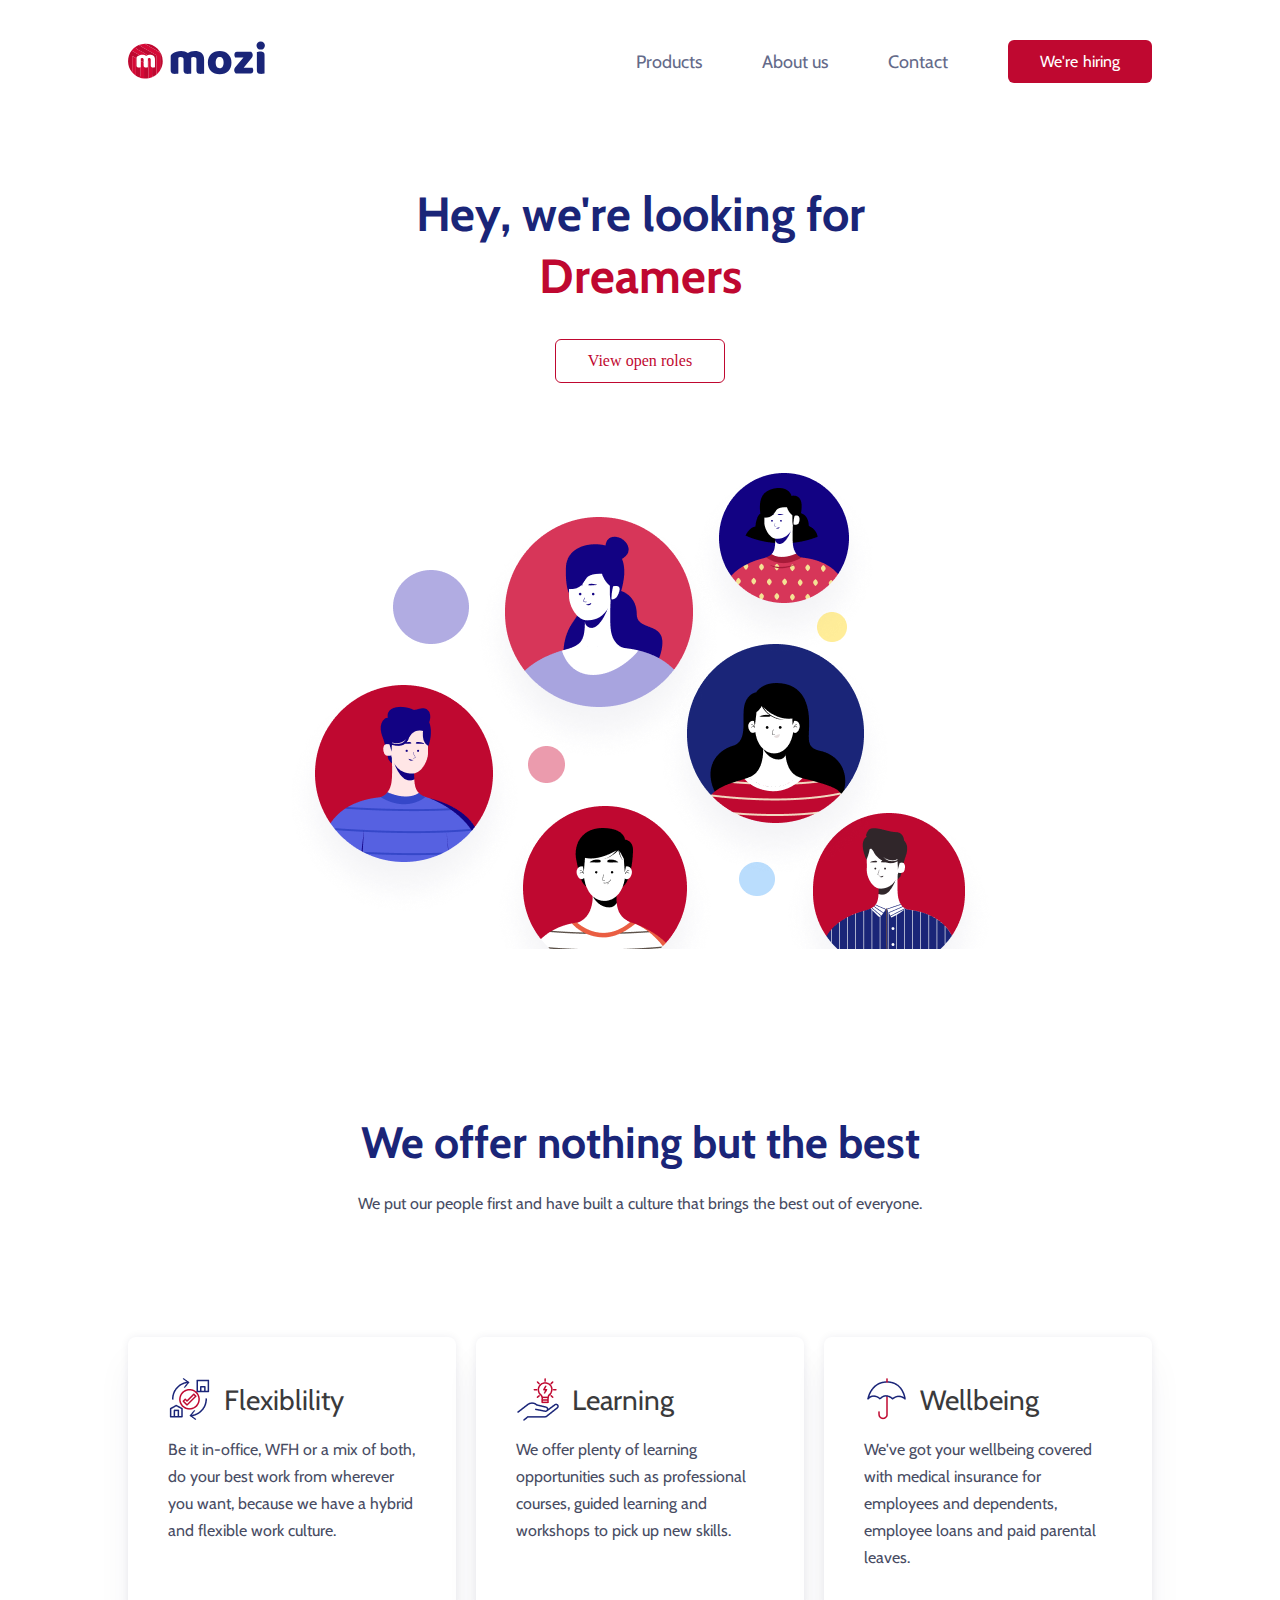
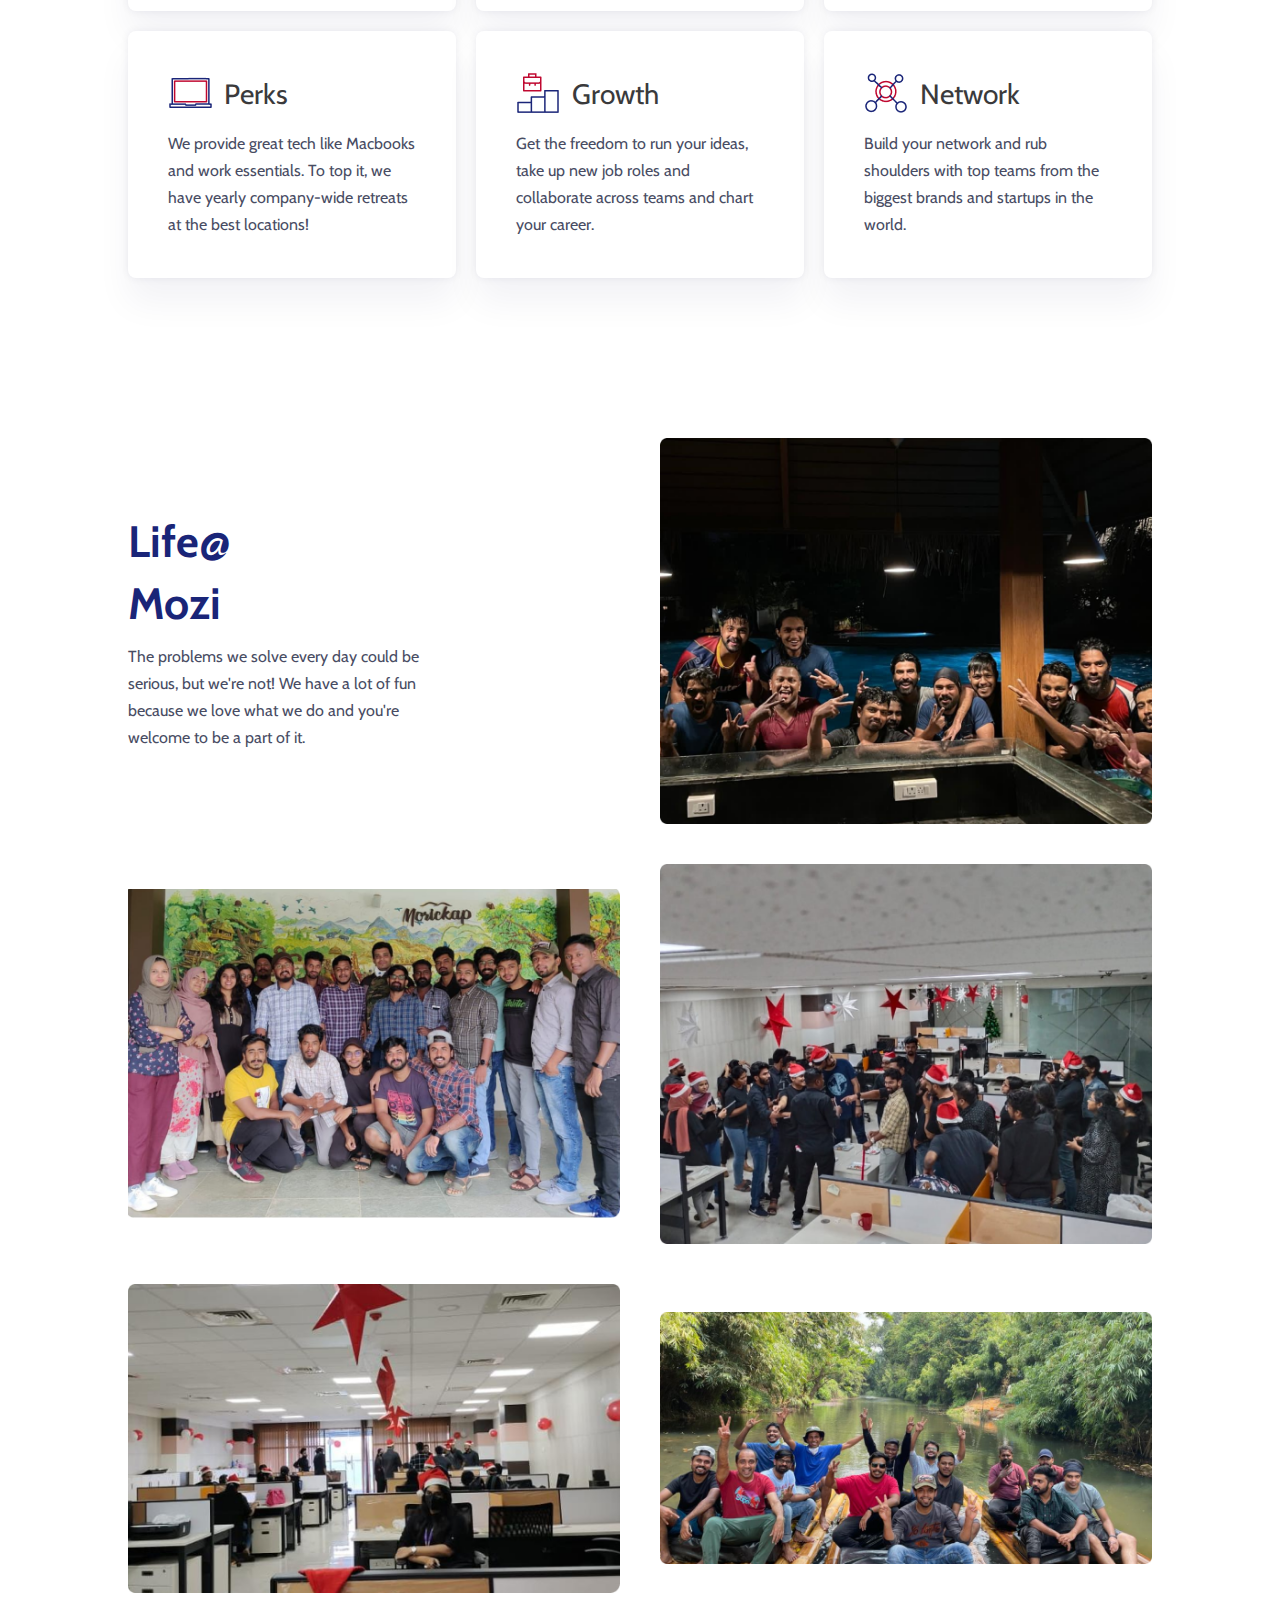
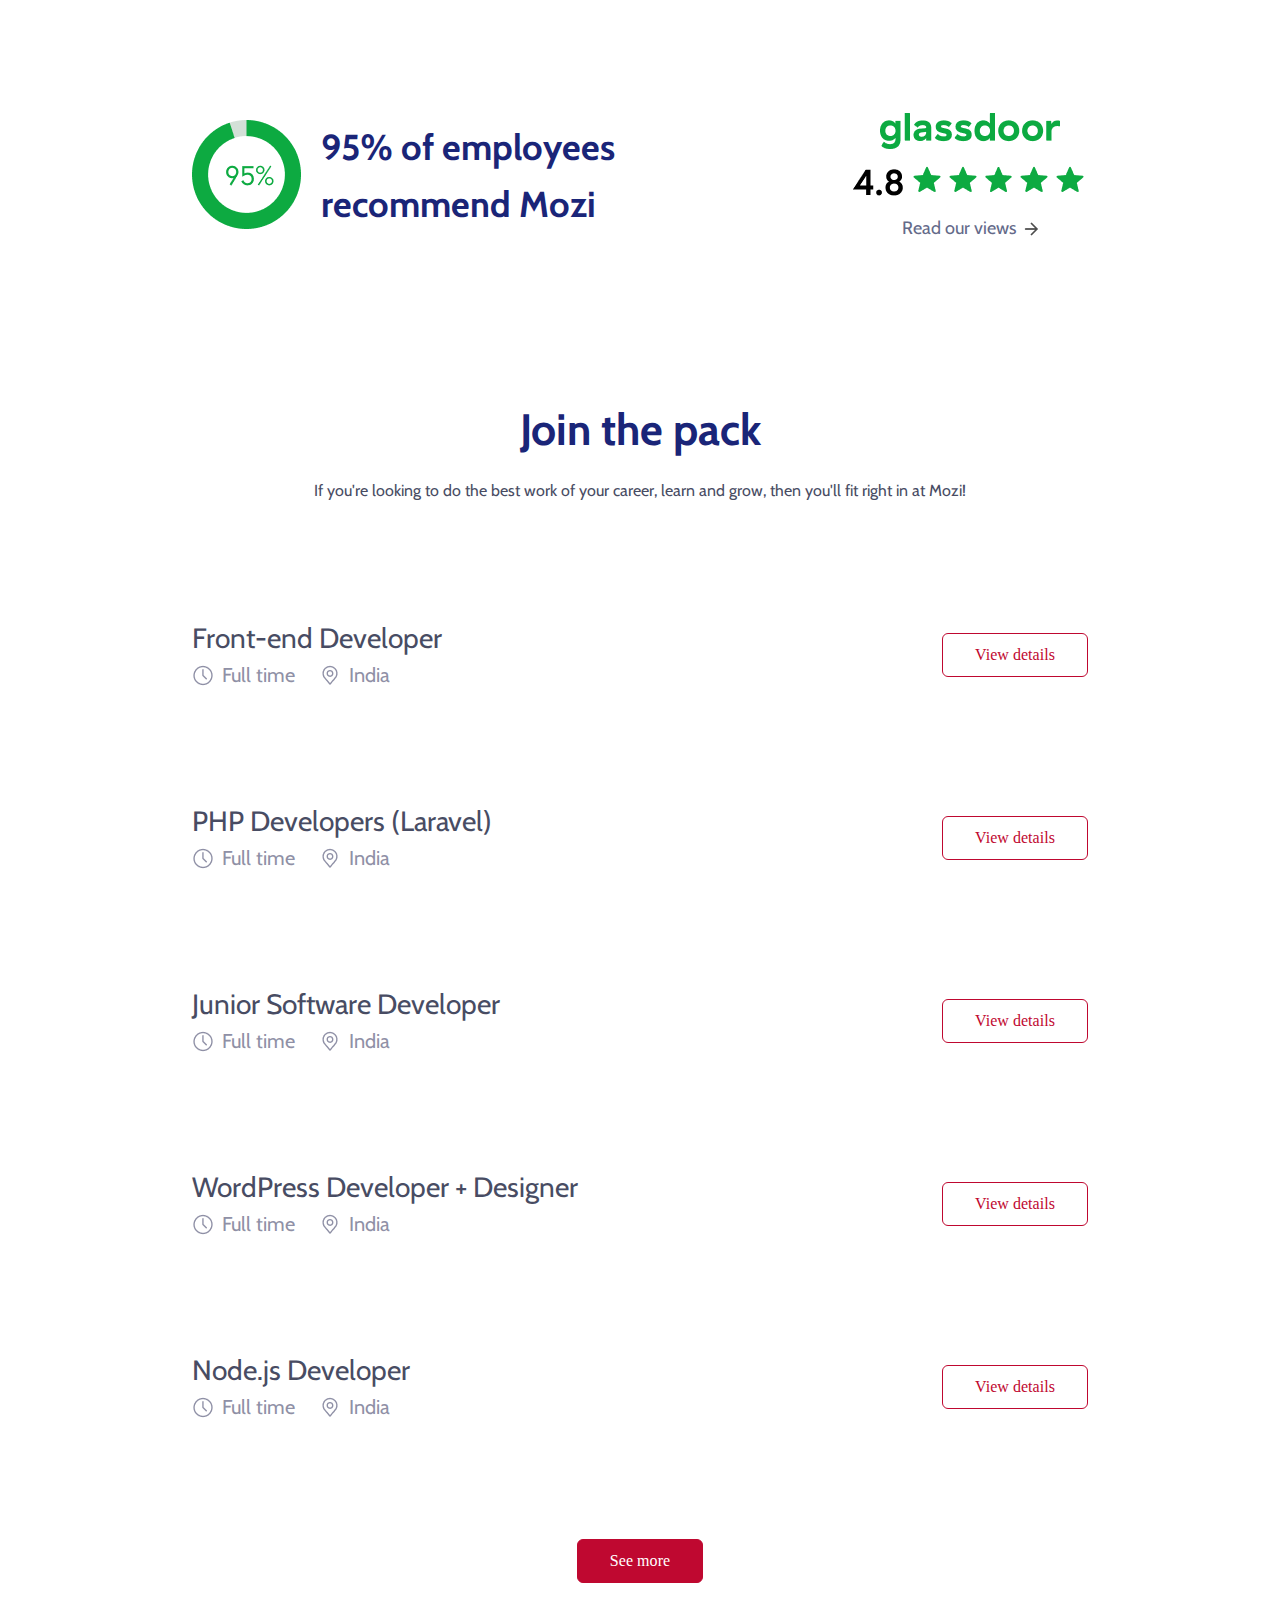
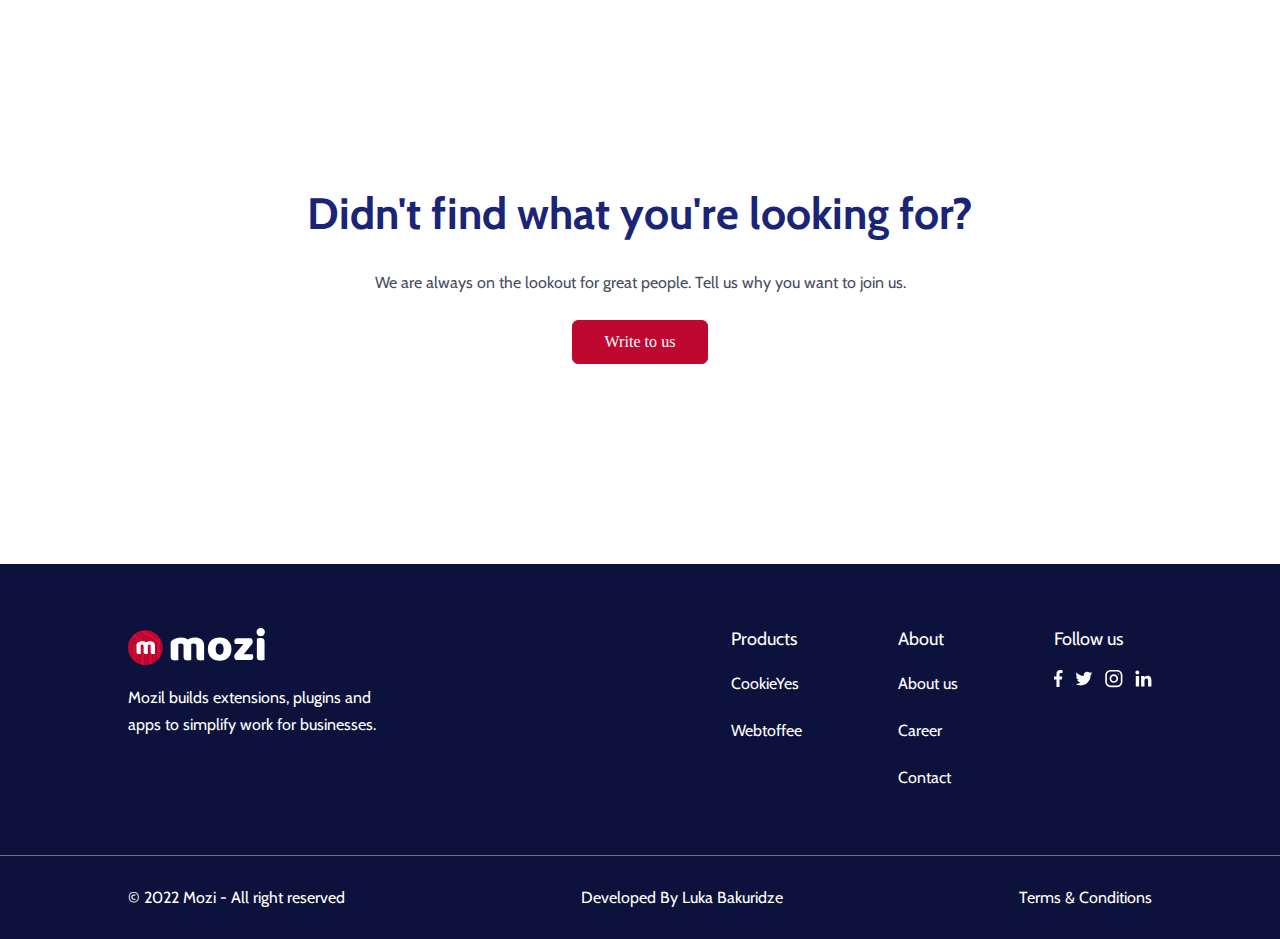
<file: career.html>
<!DOCTYPE html>
<html lang="en">

<head>
    <meta charset="UTF-8">
    <meta http-equiv="X-UA-Compatible" content="IE=edge">
    <meta name="viewport" content="width=device-width, initial-scale=1.0">
    <link rel="stylesheet" href="style.css">
    <title>Mozi</title>
</head>

<body>
    <header>
        <div class="container">
            <nav>
                <a href="index.html">
                    <img src="image/logo.svg" alt="logo">
                </a>
                <div class="nav-links" id="navLinks">
                    <img class="menu-img" onclick="hidemenu()" src="image/hide-menu.svg" alt="hide">
                    <ul>
                        <li>
                            <a class="Cabin-18G" href="products.html">Products</a>
                        </li>
                        <li>
                            <a class="Cabin-18G" href="about-us.html">About us</a>
                        </li>
                        <li>
                            <a class="Cabin-18G" href="contact.html">Contact</a>
                        </li>
                        <li>
                            <a class="Cabin-18G active-li" href="career.html">
                                <button>
                                    We're hiring
                                </button>
                            </a>
                        </li>
                    </ul>
                </div>
                <img class="menu-img" onclick="showmenu()" src="image/burger-menu.svg" alt="menu">
            </nav>
        </div>
    </header>
    <main>
        <div class="container">
            <div class="first-section">
                <div class="text-box">
                    <h1 class="Cabin-48B">
                        Hey, we're looking for <span>Dreamers</span>
                    </h1>
                    <a href="#">
                        <button class="white-button">
                            View open roles
                        </button>
                    </a>
                </div>
                <div>
                    <img src="image/Career-Page/Main-img.png" alt="image">
                </div>
            </div>

            <div class="culture-wraper">
                <div class="title">
                    <h2 class="Cabin-44B">We offer nothing but the best</h2>
                    <p class="Cabin-16G">We put our people first and have built a culture that brings the best out of
                        everyone.</p>
                </div>
                <div class="culture">
                    <div class="culture-box">
                        <div class="box-title">
                            <div>
                                <img src="image/Career-Page/flexibility.png" alt="flexibility">
                            </div>
                            <h4 class="Cabin-28G">Flexiblility</h4>
                        </div>
                        <p class="Cabin-16G">
                            Be it in-office, WFH or a mix of both, do your best work from wherever you want, because we
                            have a hybrid and flexible work culture.
                        </p>
                    </div>
                    <div class="culture-box">
                        <div class="box-title">
                            <div>
                                <img src="image/Career-Page/learning.png" alt="flexibility">
                            </div>
                            <h4 class="Cabin-28G">Learning</h4>
                        </div>
                        <p class="Cabin-16G">
                            We offer plenty of learning opportunities such as professional courses, guided learning and
                            workshops to pick up new skills.
                        </p>
                    </div>
                    <div class="culture-box">
                        <div class="box-title">
                            <div>
                                <img src="image/Career-Page/insurance.png" alt="flexibility">
                            </div>
                            <h4 class="Cabin-28G">Wellbeing</h4>
                        </div>
                        <p class="Cabin-16G">
                            We've got your wellbeing covered with medical insurance for employees and dependents,
                            employee loans and paid parental leaves.
                        </p>
                    </div>
                    <div class="culture-box">
                        <div class="box-title">
                            <div>
                                <img src="image/Career-Page/laptop.png" alt="flexibility">
                            </div>
                            <h4 class="Cabin-28G">Perks</h4>
                        </div>
                        <p class="Cabin-16G">
                            We provide great tech like Macbooks and work essentials. To top it, we have yearly
                            company-wide retreats at the best locations!
                        </p>
                    </div>
                    <div class="culture-box">
                        <div class="box-title">
                            <div>
                                <img src="image/Career-Page/growth.png" alt="flexibility">
                            </div>
                            <h4 class="Cabin-28G">Growth</h4>
                        </div>
                        <p class="Cabin-16G">
                            Get the freedom to run your ideas, take up new job roles and collaborate across teams and
                            chart your career.
                        </p>
                    </div>
                    <div class="culture-box">
                        <div class="box-title">
                            <div>
                                <img src="image/Career-Page/network.png" alt="flexibility">
                            </div>
                            <h4 class="Cabin-28G">Network</h4>
                        </div>
                        <p class="Cabin-16G">
                            Build your network and rub shoulders with top teams from the biggest brands and startups in
                            the world.
                        </p>
                    </div>
                </div>
            </div>

            <div class="stack-wraper">
                <div class="stack">
                    <div>
                        <h2 class="Cabin-44B">Life@ <br>
                            Mozi
                        </h2>
                        <p class="Cabin-16G">The problems we solve every day could be serious, but we're not! We have a
                            lot of fun because
                            we love what we do and you're welcome to be a part of it.
                        </p>
                    </div>
                    <div><img src="image/Career-Page/squad.png" alt="squad"></div>
                    <div><img src="image/Career-Page/squad2.png" alt="squad"></div>
                    <div><img src="image/Career-Page/squad3.png" alt="squad"></div>
                    <div><img src="image/Career-Page/squad4.png" alt="squad"></div>
                    <div><img src="image/Career-Page/squad5.png" alt="squad"></div>
                </div>
            </div>

            <div class="recomendation">
                <div class="percent">
                    <div>
                        <img src="image/Career-Page/percent.png" alt="percent">
                    </div>
                    <h3 class="Cabin-36B">95% of employees<br> recommend Mozi</h3>
                </div>
                <div class="glassadoor">
                    <div>
                        <img src="image/Career-Page/glassadoor.png" alt="glassadoor">
                    </div>
                    <div><img src="image/Career-Page/rating.png" alt="rating"></div>
                    <a href="#">
                        <p class="Cabin-18G">Read our views</p>
                        <div><img src="image/Career-Page/arrow.png" alt="arrow"></div>
                    </a>
                </div>
            </div>

            <div class="pack">
                <div class="title">
                    <h2 class="Cabin-44B">Join the pack</h2>
                    <p class="Cabin-16G">If you're looking to do the best work of your career, learn and grow, then
                        you'll fit right in at Mozi! </p>
                </div>
                <div class="pack-div">
                    <div class="pack-name">
                        <h4 class="Cabin-28GL">Front-end Developer</h4>
                        <div>
                            <div class="time-location">
                                <div>
                                    <img src="image/Career-Page/time.png" alt="time">
                                    <p class="Cabin-20G">Full time</p>
                                </div>
                                <div>
                                    <img src="image/Career-Page/location.png" alt="location">
                                    <p class="Cabin-20G">India</p>
                                </div>
                            </div>
                        </div>
                    </div>
                    <a href="#">
                        <button class="white-button">
                            View details
                        </button>
                    </a>
                </div>
                <div class="pack-div">
                    <div class="pack-name">
                        <h4 class="Cabin-28GL">PHP Developers (Laravel)</h4>
                        <div>
                            <div class="time-location">
                                <div>
                                    <img src="image/Career-Page/time.png" alt="time">
                                    <p class="Cabin-20G">Full time</p>
                                </div>
                                <div>
                                    <img src="image/Career-Page/location.png" alt="location">
                                    <p class="Cabin-20G">India</p>
                                </div>
                            </div>
                        </div>
                    </div>
                    <a href="#">
                        <button class="white-button">
                            View details
                        </button>
                    </a>
                </div>
                <div class="pack-div">
                    <div class="pack-name">
                        <h4 class="Cabin-28GL">Junior Software Developer</h4>
                        <div>
                            <div class="time-location">
                                <div>
                                    <img src="image/Career-Page/time.png" alt="time">
                                    <p class="Cabin-20G">Full time</p>
                                </div>
                                <div>
                                    <img src="image/Career-Page/location.png" alt="location">
                                    <p class="Cabin-20G">India</p>
                                </div>
                            </div>
                        </div>
                    </div>
                    <a href="#">
                        <button class="white-button">
                            View details
                        </button>
                    </a>
                </div>
                <div class="pack-div">
                    <div class="pack-name">
                        <h4 class="Cabin-28GL">WordPress Developer + Designer</h4>
                        <div>
                            <div class="time-location">
                                <div>
                                    <img src="image/Career-Page/time.png" alt="time">
                                    <p class="Cabin-20G">Full time</p>
                                </div>
                                <div>
                                    <img src="image/Career-Page/location.png" alt="location">
                                    <p class="Cabin-20G">India</p>
                                </div>
                            </div>
                        </div>
                    </div>
                    <a href="#">
                        <button class="white-button">
                            View details
                        </button>
                    </a>
                </div>
                <div class="pack-div">
                    <div class="pack-name">
                        <h4 class="Cabin-28GL">Node.js Developer</h4>
                        <div>
                            <div class="time-location">
                                <div>
                                    <img src="image/Career-Page/time.png" alt="time">
                                    <p class="Cabin-20G">Full time</p>
                                </div>
                                <div>
                                    <img src="image/Career-Page/location.png" alt="location">
                                    <p class="Cabin-20G">India</p>
                                </div>
                            </div>
                        </div>
                    </div>
                    <a href="#">
                        <button class="white-button">
                            View details
                        </button>
                    </a>
                </div>

                <a href="#">
                    <button class="red-button">
                        See more
                    </button>
                </a>
            </div>

            <div class="question-textbox">
                <h2 class="Cabin-44B">Didn't find what you're looking for?
                </h2>
                <p class="Cabin-16G">We are always on the lookout for great people. Tell us why you want to join us.</p>
                <a href="#">
                    <button class="red-button">Write to us</button>
                </a>
            </div>
        </div>
    </main>
    <footer>
        <div class="footer-wraper">
            <div class="container">
                <div class="footer-content">
                    <div class="footer-left">
                        <div><img src="image/white-logo.svg" alt="Mozi"></div>
                        <p class="Cabin-16W">Mozil builds extensions, plugins and apps to simplify work for businesses.
                        </p>
                    </div>
                    <div class="footer-right">
                        <div class="footer-menu">
                            <h4 class="Cabin-18W">Products</h4>
                            <ul>
                                <li>
                                    <a class="Cabin-16W" href="#">CookieYes</a>
                                </li>
                                <li>
                                    <a class="Cabin-16W" href="#">Webtoffee</a>
                                </li>
                            </ul>
                        </div>
                        <div class="footer-menu">
                            <h4 class="Cabin-18W">About</h4>
                            <ul>
                                <li>
                                    <a class="Cabin-16W" href="about-us.html">About us</a>
                                </li>
                                <li>
                                    <a class="Cabin-16W" href="#">Career</a>
                                </li>
                                <li>
                                    <a class="Cabin-16W" href="#">Contact</a>
                                </li>
                            </ul>
                        </div>
                        <div class="footer-social">
                            <h4 class="Cabin-18W">Follow us</h4>
                            <ul>
                                <li>
                                    <a href="https://www.facebook.com/luka.bakuridze">
                                        <svg width="9" height="18" viewBox="0 0 9 18" fill="none"
                                            xmlns="http://www.w3.org/2000/svg">
                                            <path
                                                d="M6.95282 2.89077H8.50569V0.186185C8.23779 0.14933 7.31641 0.0664062 6.24337 0.0664062C4.00443 0.0664062 2.4707 1.47469 2.4707 4.06304V6.44514H0V9.46867H2.4707V17.0764H5.49989V9.46937H7.87065L8.247 6.44585H5.49918V4.36284C5.49989 3.48895 5.73519 2.89077 6.95282 2.89077Z"
                                                fill="white" />
                                        </svg>
                                    </a>
                                </li>
                                <li>
                                    <a href="#">
                                        <svg width="18" height="15" viewBox="0 0 18 15" fill="none"
                                            xmlns="http://www.w3.org/2000/svg">
                                            <path
                                                d="M17.2678 2.37425C16.6444 2.64768 15.9802 2.82892 15.2878 2.91692C16.0001 2.49158 16.5439 1.8232 16.7995 1.01758C16.1353 1.41358 15.402 1.6933 14.6204 1.84939C13.9898 1.17787 13.0909 0.761963 12.1103 0.761963C10.2079 0.761963 8.67624 2.30615 8.67624 4.1992C8.67624 4.47158 8.69929 4.73349 8.75586 4.98282C5.899 4.84349 3.3711 3.47425 1.67291 1.38844C1.37643 1.90282 1.20253 2.49158 1.20253 3.12539C1.20253 4.31549 1.81538 5.37044 2.72891 5.9812C2.17681 5.97073 1.63519 5.81044 1.17634 5.55796C1.17634 5.56844 1.17634 5.58206 1.17634 5.59568C1.17634 7.26558 2.36748 8.65263 3.92948 8.97215C3.64976 9.04863 3.34491 9.0853 3.02853 9.0853C2.80853 9.0853 2.58643 9.07272 2.37795 9.02663C2.82319 10.3875 4.08662 11.388 5.58891 11.4204C4.41976 12.335 2.93529 12.8861 1.32824 12.8861C1.04643 12.8861 0.776145 12.8735 0.505859 12.8389C2.02805 13.8205 3.83205 14.381 5.77748 14.381C12.1009 14.381 15.558 9.14292 15.558 4.60253C15.558 4.45063 15.5528 4.30396 15.5455 4.15834C16.2275 3.67434 16.8005 3.06987 17.2678 2.37425Z"
                                                fill="white" />
                                        </svg>
                                    </a>
                                </li>
                                <li>
                                    <a href="https://www.instagram.com/elbakuraa__/">
                                        <svg width="18" height="18" viewBox="0 0 18 18" fill="none"
                                            xmlns="http://www.w3.org/2000/svg">
                                            <path fill-rule="evenodd" clip-rule="evenodd"
                                                d="M5.62472 0H12.0533C15.0115 0 17.4104 2.39893 17.4104 5.35714V11.7857C17.4104 14.7439 15.0115 17.1429 12.0533 17.1429H5.62472C2.66651 17.1429 0.267578 14.7439 0.267578 11.7857V5.35714C0.267578 2.39893 2.66651 0 5.62472 0ZM12.0531 15.5357C14.1209 15.5357 15.8031 13.8536 15.8031 11.7857V5.35718C15.8031 3.28932 14.1209 1.60718 12.0531 1.60718H5.62451C3.55665 1.60718 1.87451 3.28932 1.87451 5.35718V11.7857C1.87451 13.8536 3.55665 15.5357 5.62451 15.5357H12.0531Z"
                                                fill="white" />
                                            <path fill-rule="evenodd" clip-rule="evenodd"
                                                d="M4.55273 8.5716C4.55273 6.20482 6.47166 4.28589 8.83845 4.28589C11.2052 4.28589 13.1242 6.20482 13.1242 8.5716C13.1242 10.9384 11.2052 12.8573 8.83845 12.8573C6.47166 12.8573 4.55273 10.9384 4.55273 8.5716ZM6.15967 8.57164C6.15967 10.0481 7.36181 11.2502 8.83824 11.2502C10.3147 11.2502 11.5168 10.0481 11.5168 8.57164C11.5168 7.09414 10.3147 5.89307 8.83824 5.89307C7.36181 5.89307 6.15967 7.09414 6.15967 8.57164Z"
                                                fill="white" />
                                            <circle cx="13.4461" cy="3.96414" r="0.571071" fill="white" />
                                        </svg>
                                    </a>
                                </li>
                                <li>
                                    <a href="#">
                                        <svg width="17" height="17" viewBox="0 0 17 17" fill="none"
                                            xmlns="http://www.w3.org/2000/svg">
                                            <path
                                                d="M4.01709 16.5715H0.780099V5.93569H4.10958V16.5715H4.01709ZM2.35236 4.45592C1.33501 4.45592 0.410156 3.62356 0.410156 2.51373C0.410156 1.49639 1.24253 0.571533 2.35236 0.571533C3.36969 0.571533 4.29454 1.4039 4.29454 2.51373C4.29454 3.62356 3.46218 4.45592 2.35236 4.45592ZM16.4102 16.5715H13.0807V11.3923C13.0807 10.19 13.0807 8.61777 11.4159 8.61777C9.65872 8.61777 9.47374 9.91257 9.47374 11.2999V16.5715H6.14426V5.93569H9.28877V7.41547C9.7512 6.58309 10.7685 5.75072 12.4333 5.75072C15.7628 5.75072 16.4102 7.97037 16.4102 10.8374V16.5715Z"
                                                fill="white" />
                                        </svg>
                                    </a>
                                </li>
                            </ul>
                        </div>
                    </div>
                </div>
            </div>
        </div>
        <div class="footer-bottom">
            <div class="footer-line"></div>
            <div class="container">
                <div class="footer-info">
                    <p class="Cabin-16W">© 2022 Mozi - All right reserved</p>
                    <p class="Cabin-16W">Developed By Luka Bakuridze</p>
                    <p class="Cabin-16W">Terms & Conditions</p>
                </div>
            </div>
        </div>
        </div>
    </footer>
    <script>
        let navLinks = document.getElementById("navLinks");

        function showmenu() {
            navLinks.style.right = "0";
            navLinks.style.opacity = "1";
        }
        function hidemenu() {
            navLinks.style.right = "-100%";
            navLinks.style.opacity = "0";
        }
    </script>
</body>

</html>
</file>
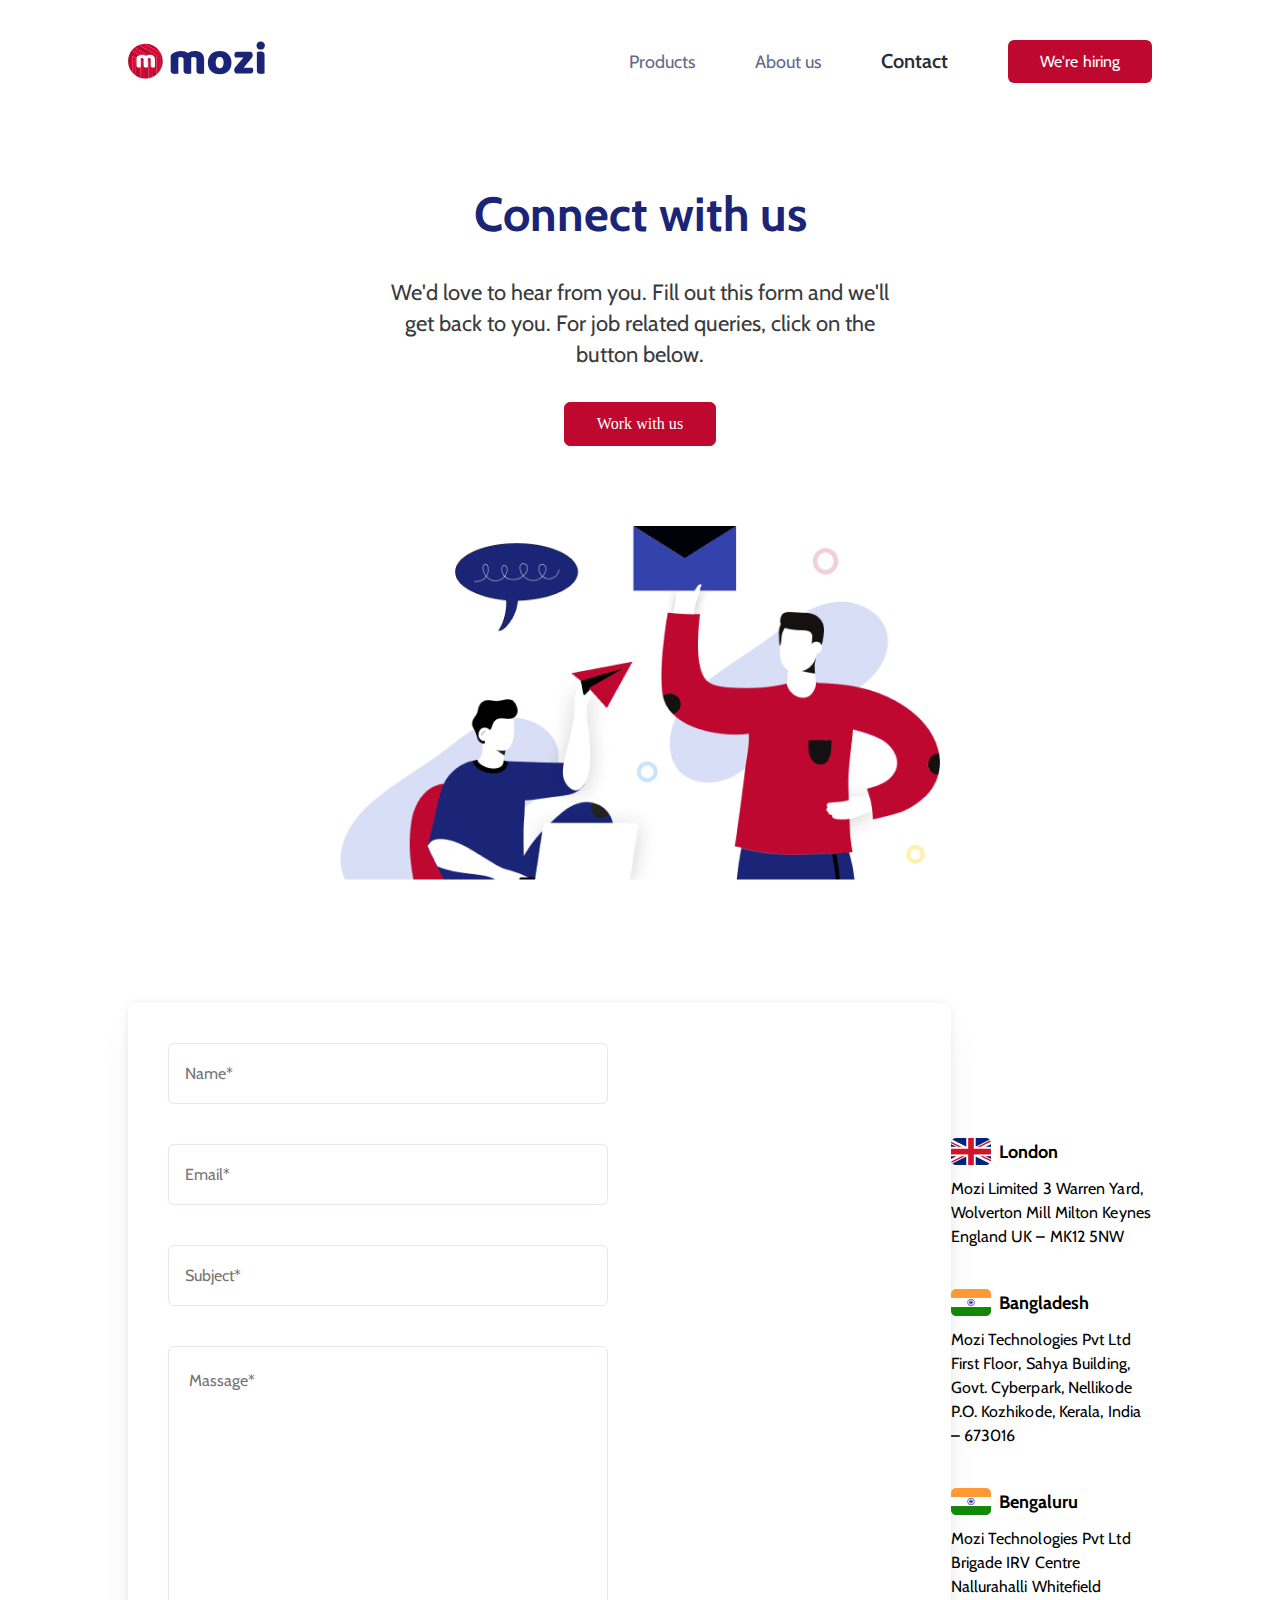
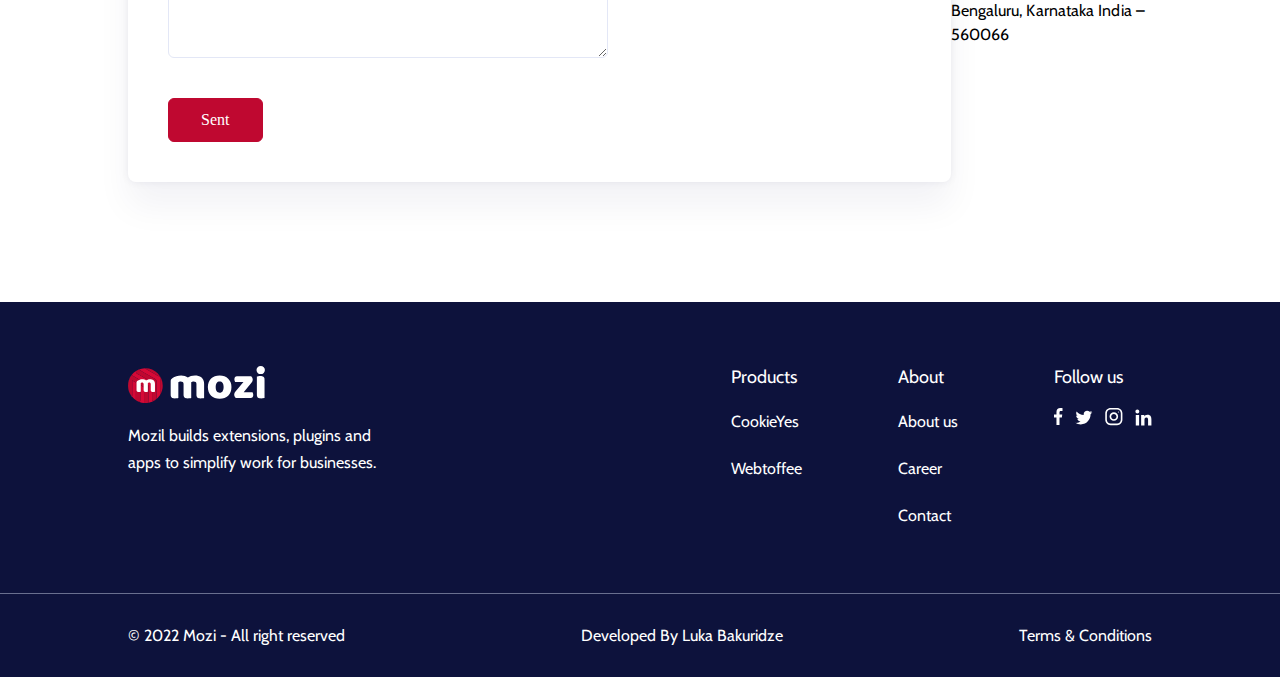
<file: contact.html>
<!DOCTYPE html>
<html lang="en">

<head>
    <meta charset="UTF-8">
    <meta http-equiv="X-UA-Compatible" content="IE=edge">
    <meta name="viewport" content="width=device-width, initial-scale=1.0">
    <link rel="stylesheet" href="style.css">
    <title>Mozi</title>
</head>

<body>
    <header>
        <div class="container">
            <nav>
                <a href="index.html">
                    <img src="image/logo.svg" alt="logo">
                </a>
                <div class="nav-links" id="navLinks">
                    <img class="menu-img" onclick="hidemenu()" src="image/hide-menu.svg" alt="hide">
                    <ul>
                        <li>
                            <a class="Cabin-18G" href="products.html">Products</a>
                        </li>
                        <li>
                            <a class="Cabin-18G" href="about-us.html">About us</a>
                        </li>
                        <li>
                            <a class="Cabin-18G active-li" href="contact.html">Contact</a>
                        </li>
                        <li>
                            <a class="Cabin-18G" href="career.html">
                                <button>
                                    We're hiring
                                </button>
                            </a>
                        </li>
                    </ul>
                </div>
                <img class="menu-img" onclick="showmenu()" src="image/burger-menu.svg" alt="menu">
            </nav>
        </div>
    </header>
    <main>
        <div class="container">

            <div class="first-section">
                <div class="text-box">
                    <h1 class="Cabin-48B">
                        Connect with us
                    </h1>
                    <h4 class="Cabin-22G">
                        We'd love to hear from you. Fill out this form and we'll get back to you. For job related
                        queries, click on the button below.
                    </h4>
                    <a href="#"><button class="red-button">Work with us</button></a>
                </div>
                <div>
                    <img src="image/Contact-Page/Main-image.png" alt="image">
                </div>
            </div>

            <div class="inputs-info">
                <form>
                    <input type="text" placeholder="Name*">
                    <input type="email" placeholder="Email*">
                    <input type="text" placeholder="Subject*">
                    <textarea cols="30" rows="10" placeholder="Massage*"></textarea>
                    <div><button class="red-button">Sent</button></div>
                </form>

                <div class="countries">
                    <div class="countries-div">
                        <div>
                            <img src="image/Contact-Page/uk.png" alt="uk">
                            <h3 class="Cabin-18BLACK">London</h3>
                        </div>
                        <h4 class="Cabin-16BLACK">
                            Mozi Limited
                            3 Warren Yard, Wolverton Mill
                            Milton Keynes England
                            UK – MK12 5NW
                        </h4>
                    </div>
                    <div class="countries-div">
                        <div>
                            <img src="image/Contact-Page/india.png" alt="india">
                            <h3 class="Cabin-18BLACK">Bangladesh</h3>
                        </div>
                        <h4 class="Cabin-16BLACK">
                            Mozi Technologies Pvt Ltd
                            First Floor, Sahya Building, Govt. Cyberpark, Nellikode P.O.
                            Kozhikode, Kerala, India – 673016
                        </h4>
                    </div>
                    <div class="countries-div">
                        <div>
                            <img src="image/Contact-Page/india.png" alt="india">
                            <h3 class="Cabin-18BLACK">Bengaluru </h3>
                        </div>
                        <h4 class="Cabin-16BLACK">
                            Mozi Technologies Pvt Ltd Brigade IRV Centre 
                            Nallurahalli Whitefield
                            Bengaluru, Karnataka
                            India – 560066
                        </h4>
                    </div>

                </div>
            </div>

        </div>
    </main>
    <footer>
        <div class="footer-wraper">
            <div class="container">
                <div class="footer-content">
                    <div class="footer-left">
                        <div><img src="image/white-logo.svg" alt="Mozi"></div>
                        <p class="Cabin-16W">Mozil builds extensions, plugins and apps to simplify work for businesses.
                        </p>
                    </div>
                    <div class="footer-right">
                        <div class="footer-menu">
                            <h4 class="Cabin-18W">Products</h4>
                            <ul>
                                <li>
                                    <a class="Cabin-16W" href="#">CookieYes</a>
                                </li>
                                <li>
                                    <a class="Cabin-16W" href="#">Webtoffee</a>
                                </li>
                            </ul>
                        </div>
                        <div class="footer-menu">
                            <h4 class="Cabin-18W">About</h4>
                            <ul>
                                <li>
                                    <a class="Cabin-16W" href="about-us.html">About us</a>
                                </li>
                                <li>
                                    <a class="Cabin-16W" href="career.html">Career</a>
                                </li>
                                <li>
                                    <a class="Cabin-16W" href="contact.html">Contact</a>
                                </li>
                            </ul>
                        </div>
                        <div class="footer-social">
                            <h4 class="Cabin-18W">Follow us</h4>
                            <ul>
                                <li>
                                    <a href="https://www.facebook.com/luka.bakuridze">
                                        <svg width="9" height="18" viewBox="0 0 9 18" fill="none"
                                            xmlns="http://www.w3.org/2000/svg">
                                            <path
                                                d="M6.95282 2.89077H8.50569V0.186185C8.23779 0.14933 7.31641 0.0664062 6.24337 0.0664062C4.00443 0.0664062 2.4707 1.47469 2.4707 4.06304V6.44514H0V9.46867H2.4707V17.0764H5.49989V9.46937H7.87065L8.247 6.44585H5.49918V4.36284C5.49989 3.48895 5.73519 2.89077 6.95282 2.89077Z"
                                                fill="white" />
                                        </svg>
                                    </a>
                                </li>
                                <li>
                                    <a href="#">
                                        <svg width="18" height="15" viewBox="0 0 18 15" fill="none"
                                            xmlns="http://www.w3.org/2000/svg">
                                            <path
                                                d="M17.2678 2.37425C16.6444 2.64768 15.9802 2.82892 15.2878 2.91692C16.0001 2.49158 16.5439 1.8232 16.7995 1.01758C16.1353 1.41358 15.402 1.6933 14.6204 1.84939C13.9898 1.17787 13.0909 0.761963 12.1103 0.761963C10.2079 0.761963 8.67624 2.30615 8.67624 4.1992C8.67624 4.47158 8.69929 4.73349 8.75586 4.98282C5.899 4.84349 3.3711 3.47425 1.67291 1.38844C1.37643 1.90282 1.20253 2.49158 1.20253 3.12539C1.20253 4.31549 1.81538 5.37044 2.72891 5.9812C2.17681 5.97073 1.63519 5.81044 1.17634 5.55796C1.17634 5.56844 1.17634 5.58206 1.17634 5.59568C1.17634 7.26558 2.36748 8.65263 3.92948 8.97215C3.64976 9.04863 3.34491 9.0853 3.02853 9.0853C2.80853 9.0853 2.58643 9.07272 2.37795 9.02663C2.82319 10.3875 4.08662 11.388 5.58891 11.4204C4.41976 12.335 2.93529 12.8861 1.32824 12.8861C1.04643 12.8861 0.776145 12.8735 0.505859 12.8389C2.02805 13.8205 3.83205 14.381 5.77748 14.381C12.1009 14.381 15.558 9.14292 15.558 4.60253C15.558 4.45063 15.5528 4.30396 15.5455 4.15834C16.2275 3.67434 16.8005 3.06987 17.2678 2.37425Z"
                                                fill="white" />
                                        </svg>
                                    </a>
                                </li>
                                <li>
                                    <a href="https://www.instagram.com/elbakuraa__/">
                                        <svg width="18" height="18" viewBox="0 0 18 18" fill="none"
                                            xmlns="http://www.w3.org/2000/svg">
                                            <path fill-rule="evenodd" clip-rule="evenodd"
                                                d="M5.62472 0H12.0533C15.0115 0 17.4104 2.39893 17.4104 5.35714V11.7857C17.4104 14.7439 15.0115 17.1429 12.0533 17.1429H5.62472C2.66651 17.1429 0.267578 14.7439 0.267578 11.7857V5.35714C0.267578 2.39893 2.66651 0 5.62472 0ZM12.0531 15.5357C14.1209 15.5357 15.8031 13.8536 15.8031 11.7857V5.35718C15.8031 3.28932 14.1209 1.60718 12.0531 1.60718H5.62451C3.55665 1.60718 1.87451 3.28932 1.87451 5.35718V11.7857C1.87451 13.8536 3.55665 15.5357 5.62451 15.5357H12.0531Z"
                                                fill="white" />
                                            <path fill-rule="evenodd" clip-rule="evenodd"
                                                d="M4.55273 8.5716C4.55273 6.20482 6.47166 4.28589 8.83845 4.28589C11.2052 4.28589 13.1242 6.20482 13.1242 8.5716C13.1242 10.9384 11.2052 12.8573 8.83845 12.8573C6.47166 12.8573 4.55273 10.9384 4.55273 8.5716ZM6.15967 8.57164C6.15967 10.0481 7.36181 11.2502 8.83824 11.2502C10.3147 11.2502 11.5168 10.0481 11.5168 8.57164C11.5168 7.09414 10.3147 5.89307 8.83824 5.89307C7.36181 5.89307 6.15967 7.09414 6.15967 8.57164Z"
                                                fill="white" />
                                            <circle cx="13.4461" cy="3.96414" r="0.571071" fill="white" />
                                        </svg>
                                    </a>
                                </li>
                                <li>
                                    <a href="#">
                                        <svg width="17" height="17" viewBox="0 0 17 17" fill="none"
                                            xmlns="http://www.w3.org/2000/svg">
                                            <path
                                                d="M4.01709 16.5715H0.780099V5.93569H4.10958V16.5715H4.01709ZM2.35236 4.45592C1.33501 4.45592 0.410156 3.62356 0.410156 2.51373C0.410156 1.49639 1.24253 0.571533 2.35236 0.571533C3.36969 0.571533 4.29454 1.4039 4.29454 2.51373C4.29454 3.62356 3.46218 4.45592 2.35236 4.45592ZM16.4102 16.5715H13.0807V11.3923C13.0807 10.19 13.0807 8.61777 11.4159 8.61777C9.65872 8.61777 9.47374 9.91257 9.47374 11.2999V16.5715H6.14426V5.93569H9.28877V7.41547C9.7512 6.58309 10.7685 5.75072 12.4333 5.75072C15.7628 5.75072 16.4102 7.97037 16.4102 10.8374V16.5715Z"
                                                fill="white" />
                                        </svg>
                                    </a>
                                </li>
                            </ul>
                        </div>
                    </div>
                </div>
            </div>
        </div>
        <div class="footer-bottom">
            <div class="footer-line"></div>
            <div class="container">
                <div class="footer-info">
                    <p class="Cabin-16W">© 2022 Mozi - All right reserved</p>
                    <p class="Cabin-16W">Developed By Luka Bakuridze</p>
                    <p class="Cabin-16W">Terms & Conditions</p>
                </div>
            </div>
        </div>
        </div>
    </footer>
    <script>
        let navLinks = document.getElementById("navLinks");

        function showmenu() {
            navLinks.style.right = "0";
            navLinks.style.opacity = "1";
        }
        function hidemenu() {
            navLinks.style.right = "-100%";
            navLinks.style.opacity = "0";
        }
    </script>
</body>

</html>
</file>
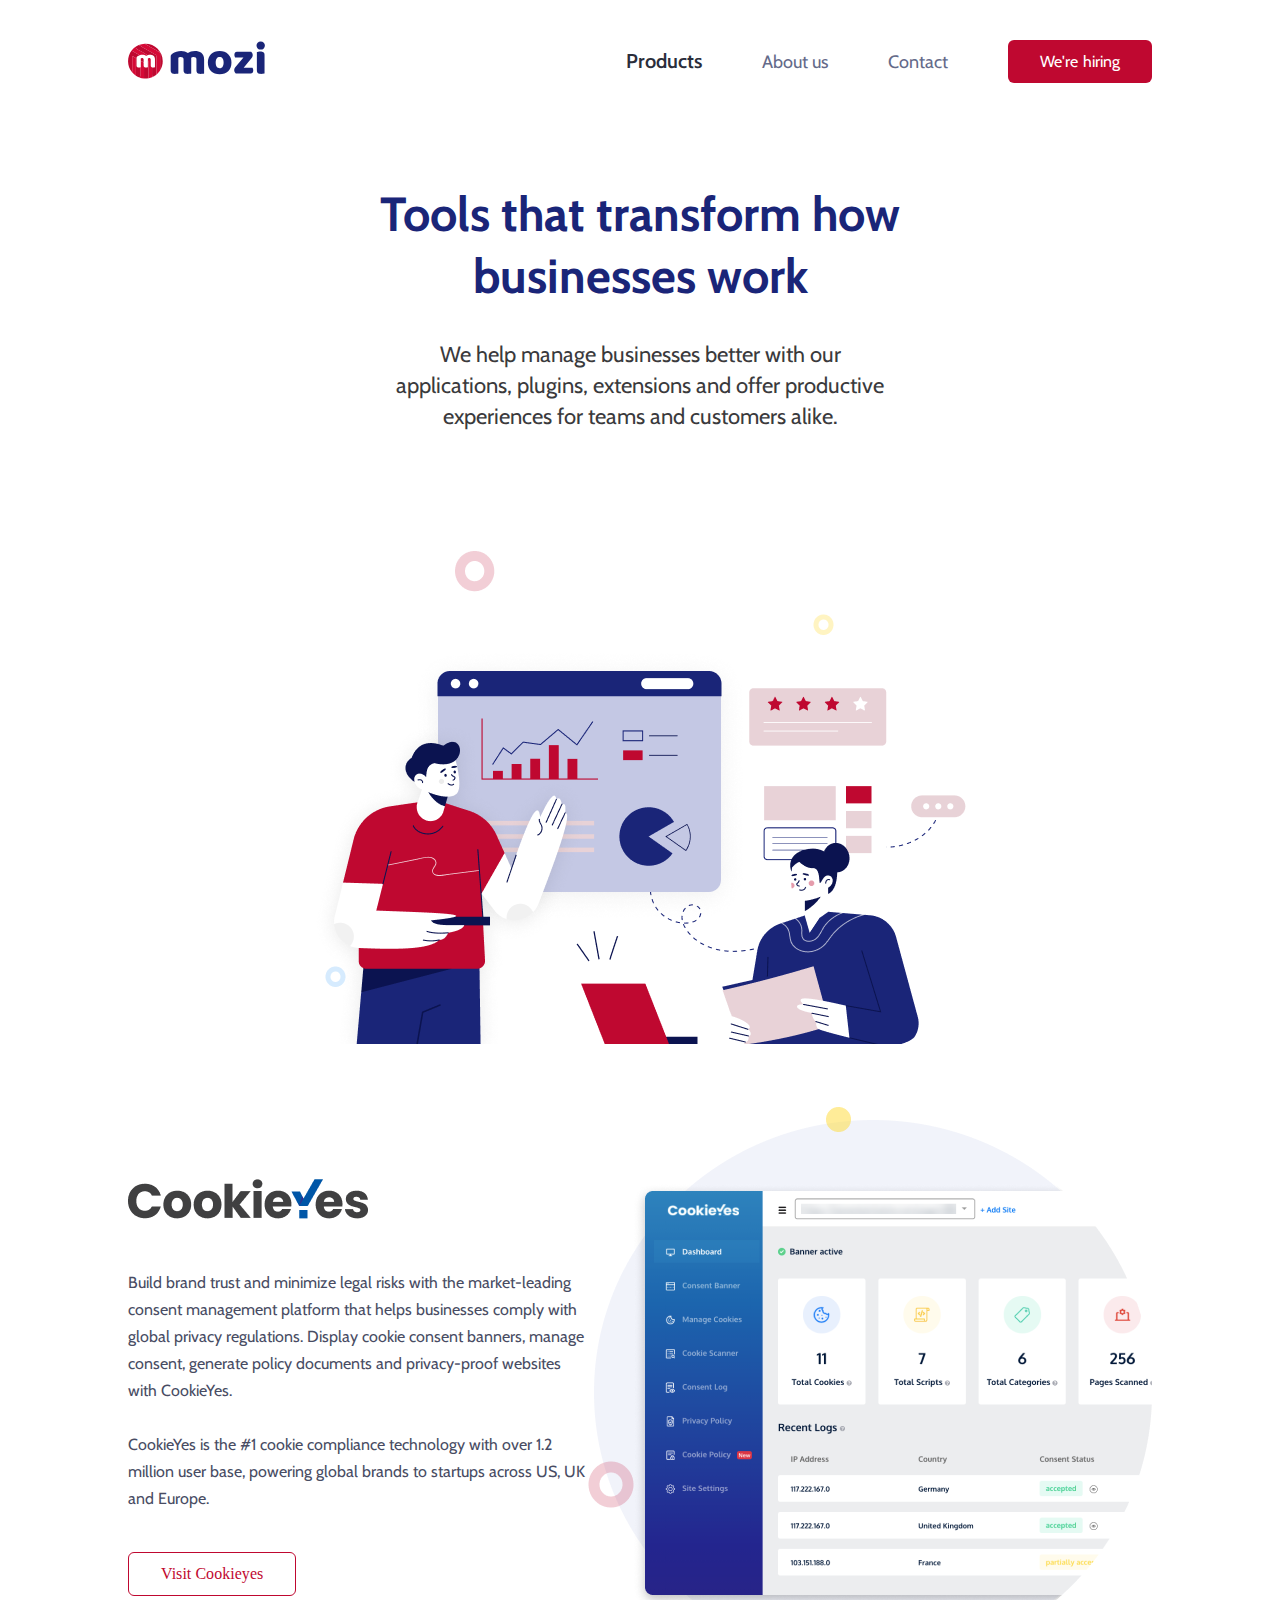
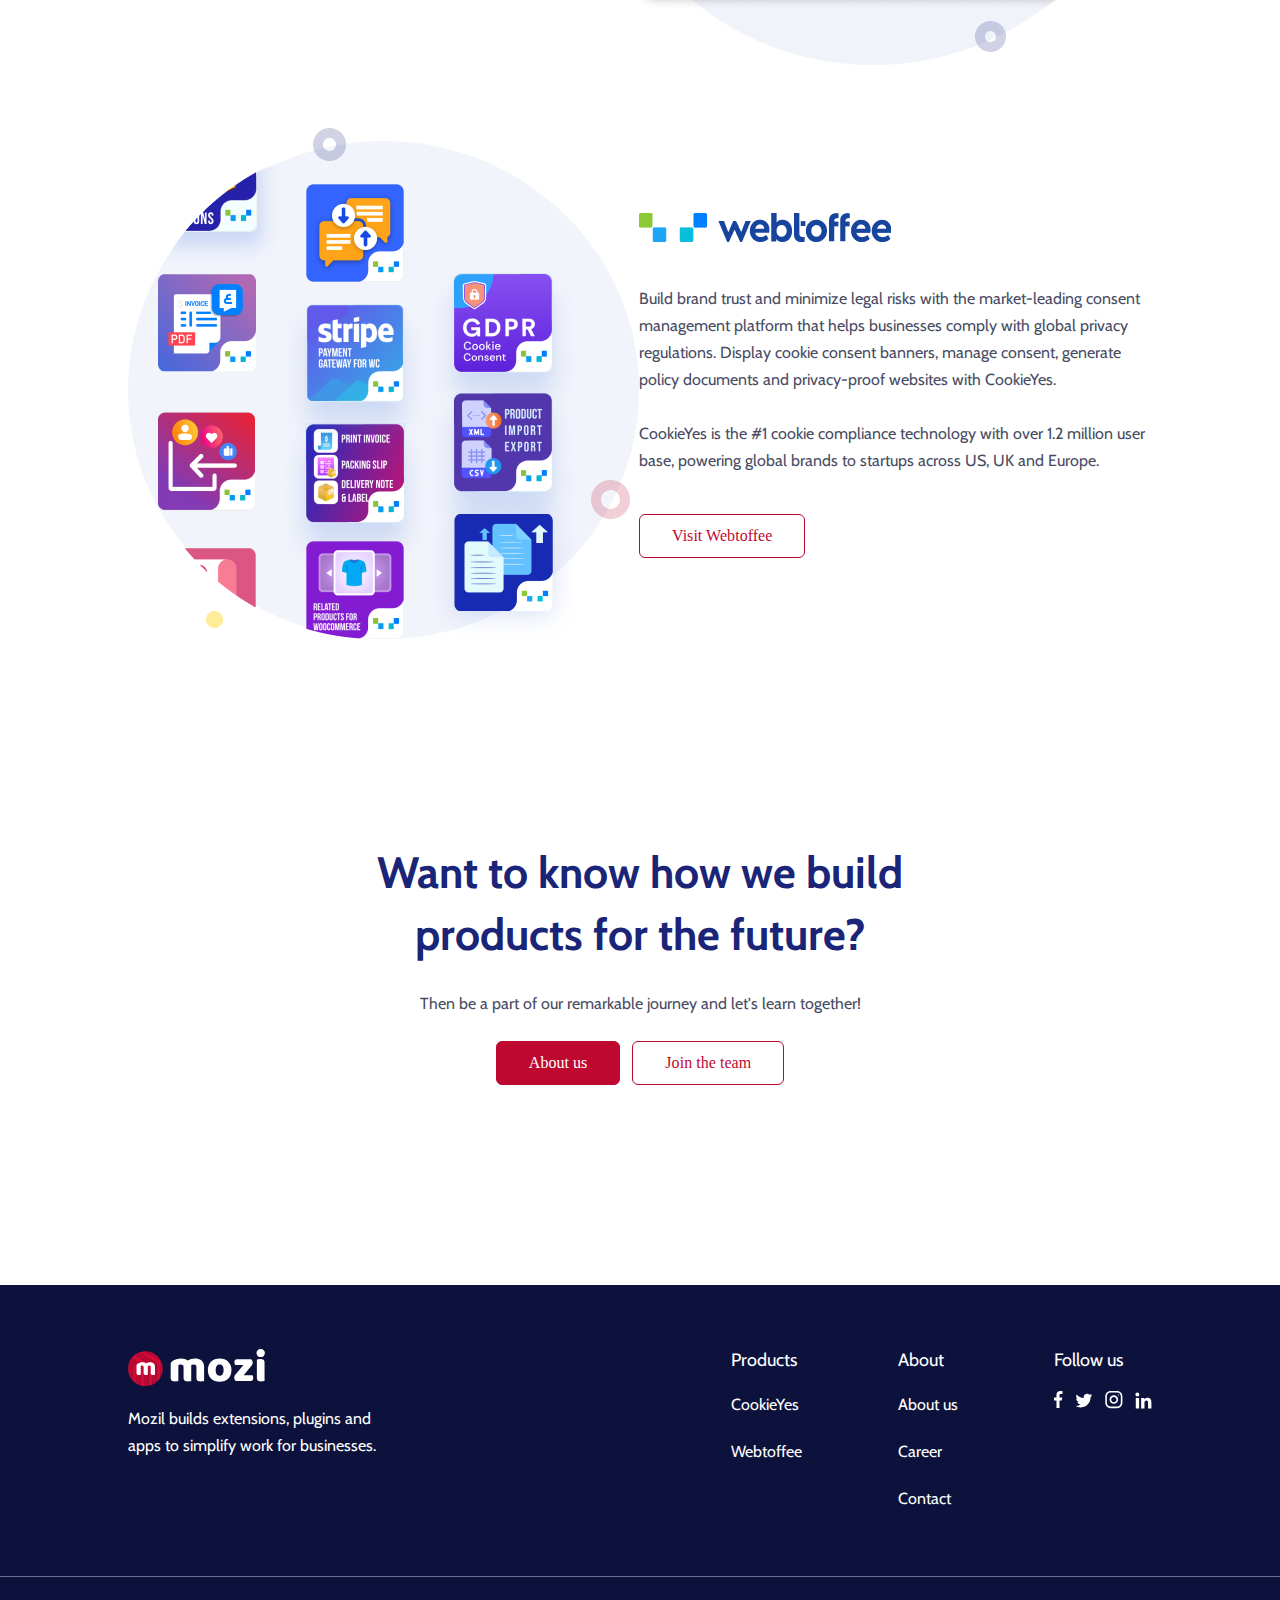
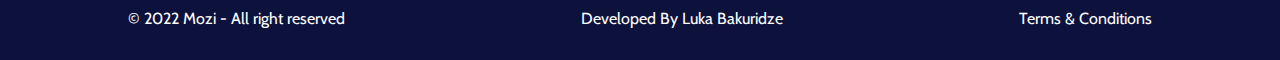
<file: products.html>
<!DOCTYPE html>
<html lang="en">

<head>
    <meta charset="UTF-8">
    <meta http-equiv="X-UA-Compatible" content="IE=edge">
    <meta name="viewport" content="width=device-width, initial-scale=1.0">
    <link rel="stylesheet" href="style.css">
    <title>Mozi</title>
</head>

<body>
    <header>
        <div class="container">
            <nav>
                <a href="index.html">
                    <img src="image/logo.svg" alt="logo">
                </a>
                <div class="nav-links" id="navLinks">
                    <img class="menu-img" onclick="hidemenu()" src="image/hide-menu.svg" alt="hide">
                    <ul>
                        <li>
                            <a class="Cabin-18G active-li" href="products.html">Products</a>
                        </li>
                        <li>
                            <a class="Cabin-18G" href="about-us.html">About us</a>
                        </li>
                        <li>
                            <a class="Cabin-18G" href="contact.html">Contact</a>
                        </li>
                        <li>
                            <a class="Cabin-18G" href="career.html">
                                <button>
                                    We're hiring
                                </button>
                            </a>
                        </li>
                    </ul>
                </div>
                <img class="menu-img" onclick="showmenu()" src="image/burger-menu.svg" alt="menu">
            </nav>
        </div>
    </header>
    <main>
        <div class="container">
            <div class="first-section">
                <div class="text-box">
                    <h1 class="Cabin-48B">Tools that transform
                        how businesses work
                    </h1>
                    <h4 class="Cabin-22G">
                        We help manage businesses better with our applications, plugins, extensions and offer productive
                        experiences for teams and customers alike.
                    </h4>
                </div>
                <div>
                    <img src="image/Products-Page/Main-image.png" alt="image">
                </div>
            </div>

            <div class="text-img">
                <div class="text">
                    <div><img src="image/Products-Page/Cookieyes.png" alt="image"></div>
                    <p class="Cabin-16G">Build brand trust and minimize legal risks with the market-leading consent management
                        platform that helps businesses comply with global privacy regulations. Display cookie
                        consent banners, manage consent, generate policy documents and privacy-proof websites with
                        CookieYes. <br><br>

                        CookieYes is the #1 cookie compliance technology with over 1.2 million user base, powering
                        global brands to startups across US, UK and Europe.
                    </p>
                    <div><button class="white-button">Visit Cookieyes</button></div>
                </div>
                <div><img src="image/Products-Page/cookieyes-image.png" alt="cookieyes"></div>
            </div>

            <div class="text-img-reverse">
                <div><img src="image/Products-Page/webtofee-image.png" alt="cookieyes"></div>
                <div class="text">
                    <div><img src="image/Products-Page/Webtofee.png" alt="image"></div>
                    <p class="Cabin-16G">Build brand trust and minimize legal risks with the market-leading consent management
                        platform that helps businesses comply with global privacy regulations. Display cookie
                        consent banners, manage consent, generate policy documents and privacy-proof websites with
                        CookieYes. <br><br>

                        CookieYes is the #1 cookie compliance technology with over 1.2 million user base, powering
                        global brands to startups across US, UK and Europe.
                    </p>
                    <div><button class="white-button">Visit Webtoffee</button></div>
                </div>
            </div>

            <div class="question-textbox">
                <h2 class="Cabin-44B">Want to know how we build <br>
                    products for the future?
                </h2>
                <p class="Cabin-16G">Then be a part of our remarkable journey and let's learn together!</p>
                <div>
                    <a href="about-us.html">
                        <button class="red-button">About us</button>
                    </a>
                    <a href="hiring.html">
                        <button class="white-button">Join the team</button>
                    </a>
                </div>
            </div>

        </div>
    </main>
    <footer>
        <div class="footer-wraper">
            <div class="container">
                <div class="footer-content">
                    <div class="footer-left">
                        <div><img src="image/white-logo.svg" alt="Mozi"></div>
                        <p class="Cabin-16W">Mozil builds extensions, plugins and apps to simplify work for businesses.
                        </p>
                    </div>
                    <div class="footer-right">
                        <div class="footer-menu">
                            <h4 class="Cabin-18W">Products</h4>
                            <ul>
                                <li>
                                    <a class="Cabin-16W" href="#">CookieYes</a>
                                </li>
                                <li>
                                    <a class="Cabin-16W" href="#">Webtoffee</a>
                                </li>
                            </ul>
                        </div>
                        <div class="footer-menu">
                            <h4 class="Cabin-18W">About</h4>
                            <ul>
                                <li>
                                    <a class="Cabin-16W" href="about-us.html">About us</a>
                                </li>
                                <li>
                                    <a class="Cabin-16W" href="career.html">Career</a>
                                </li>
                                <li>
                                    <a class="Cabin-16W" href="contact.html">Contact</a>
                                </li>
                            </ul>
                        </div>
                        <div class="footer-social">
                            <h4 class="Cabin-18W">Follow us</h4>
                            <ul>
                                <li>
                                    <a href="https://www.facebook.com/luka.bakuridze">
                                        <svg width="9" height="18" viewBox="0 0 9 18" fill="none"
                                            xmlns="http://www.w3.org/2000/svg">
                                            <path
                                                d="M6.95282 2.89077H8.50569V0.186185C8.23779 0.14933 7.31641 0.0664062 6.24337 0.0664062C4.00443 0.0664062 2.4707 1.47469 2.4707 4.06304V6.44514H0V9.46867H2.4707V17.0764H5.49989V9.46937H7.87065L8.247 6.44585H5.49918V4.36284C5.49989 3.48895 5.73519 2.89077 6.95282 2.89077Z"
                                                fill="white" />
                                        </svg>
                                    </a>
                                </li>
                                <li>
                                    <a href="#">
                                        <svg width="18" height="15" viewBox="0 0 18 15" fill="none"
                                            xmlns="http://www.w3.org/2000/svg">
                                            <path
                                                d="M17.2678 2.37425C16.6444 2.64768 15.9802 2.82892 15.2878 2.91692C16.0001 2.49158 16.5439 1.8232 16.7995 1.01758C16.1353 1.41358 15.402 1.6933 14.6204 1.84939C13.9898 1.17787 13.0909 0.761963 12.1103 0.761963C10.2079 0.761963 8.67624 2.30615 8.67624 4.1992C8.67624 4.47158 8.69929 4.73349 8.75586 4.98282C5.899 4.84349 3.3711 3.47425 1.67291 1.38844C1.37643 1.90282 1.20253 2.49158 1.20253 3.12539C1.20253 4.31549 1.81538 5.37044 2.72891 5.9812C2.17681 5.97073 1.63519 5.81044 1.17634 5.55796C1.17634 5.56844 1.17634 5.58206 1.17634 5.59568C1.17634 7.26558 2.36748 8.65263 3.92948 8.97215C3.64976 9.04863 3.34491 9.0853 3.02853 9.0853C2.80853 9.0853 2.58643 9.07272 2.37795 9.02663C2.82319 10.3875 4.08662 11.388 5.58891 11.4204C4.41976 12.335 2.93529 12.8861 1.32824 12.8861C1.04643 12.8861 0.776145 12.8735 0.505859 12.8389C2.02805 13.8205 3.83205 14.381 5.77748 14.381C12.1009 14.381 15.558 9.14292 15.558 4.60253C15.558 4.45063 15.5528 4.30396 15.5455 4.15834C16.2275 3.67434 16.8005 3.06987 17.2678 2.37425Z"
                                                fill="white" />
                                        </svg>
                                    </a>
                                </li>
                                <li>
                                    <a href="https://www.instagram.com/elbakuraa__/">
                                        <svg width="18" height="18" viewBox="0 0 18 18" fill="none"
                                            xmlns="http://www.w3.org/2000/svg">
                                            <path fill-rule="evenodd" clip-rule="evenodd"
                                                d="M5.62472 0H12.0533C15.0115 0 17.4104 2.39893 17.4104 5.35714V11.7857C17.4104 14.7439 15.0115 17.1429 12.0533 17.1429H5.62472C2.66651 17.1429 0.267578 14.7439 0.267578 11.7857V5.35714C0.267578 2.39893 2.66651 0 5.62472 0ZM12.0531 15.5357C14.1209 15.5357 15.8031 13.8536 15.8031 11.7857V5.35718C15.8031 3.28932 14.1209 1.60718 12.0531 1.60718H5.62451C3.55665 1.60718 1.87451 3.28932 1.87451 5.35718V11.7857C1.87451 13.8536 3.55665 15.5357 5.62451 15.5357H12.0531Z"
                                                fill="white" />
                                            <path fill-rule="evenodd" clip-rule="evenodd"
                                                d="M4.55273 8.5716C4.55273 6.20482 6.47166 4.28589 8.83845 4.28589C11.2052 4.28589 13.1242 6.20482 13.1242 8.5716C13.1242 10.9384 11.2052 12.8573 8.83845 12.8573C6.47166 12.8573 4.55273 10.9384 4.55273 8.5716ZM6.15967 8.57164C6.15967 10.0481 7.36181 11.2502 8.83824 11.2502C10.3147 11.2502 11.5168 10.0481 11.5168 8.57164C11.5168 7.09414 10.3147 5.89307 8.83824 5.89307C7.36181 5.89307 6.15967 7.09414 6.15967 8.57164Z"
                                                fill="white" />
                                            <circle cx="13.4461" cy="3.96414" r="0.571071" fill="white" />
                                        </svg>
                                    </a>
                                </li>
                                <li>
                                    <a href="#">
                                        <svg width="17" height="17" viewBox="0 0 17 17" fill="none"
                                            xmlns="http://www.w3.org/2000/svg">
                                            <path
                                                d="M4.01709 16.5715H0.780099V5.93569H4.10958V16.5715H4.01709ZM2.35236 4.45592C1.33501 4.45592 0.410156 3.62356 0.410156 2.51373C0.410156 1.49639 1.24253 0.571533 2.35236 0.571533C3.36969 0.571533 4.29454 1.4039 4.29454 2.51373C4.29454 3.62356 3.46218 4.45592 2.35236 4.45592ZM16.4102 16.5715H13.0807V11.3923C13.0807 10.19 13.0807 8.61777 11.4159 8.61777C9.65872 8.61777 9.47374 9.91257 9.47374 11.2999V16.5715H6.14426V5.93569H9.28877V7.41547C9.7512 6.58309 10.7685 5.75072 12.4333 5.75072C15.7628 5.75072 16.4102 7.97037 16.4102 10.8374V16.5715Z"
                                                fill="white" />
                                        </svg>
                                    </a>
                                </li>
                            </ul>
                        </div>
                    </div>
                </div>
            </div>
        </div>
        <div class="footer-bottom">
            <div class="footer-line"></div>
            <div class="container">
                <div class="footer-info">
                    <p class="Cabin-16W">© 2022 Mozi - All right reserved</p>
                    <p class="Cabin-16W">Developed By Luka Bakuridze</p>
                    <p class="Cabin-16W">Terms & Conditions</p>
                </div>
            </div>
        </div>
        </div>
    </footer>
    <script>
        let navLinks = document.getElementById("navLinks");

        function showmenu() {
            navLinks.style.right = "0";
            navLinks.style.opacity = "1";
        }
        function hidemenu() {
            navLinks.style.right = "-100%";
            navLinks.style.opacity = "0";
        }
    </script>
</body>

</html>
</file>
<file: style.css>
@import url('https://fonts.googleapis.com/css2?family=Cabin:wght@400;500;600;700&display=swap');


/* http://meyerweb.com/eric/tools/css/reset/ 
   v2.0 | 20110126
   License: none (public domain)
*/

html, body, div, span, applet, object, iframe,
h1, h2, h3, h4, h5, h6, p, blockquote, pre,
a, abbr, acronym, address, big, cite, code,
del, dfn, em, img, ins, kbd, q, s, samp,
small, strike, strong, sub, sup, tt, var,
b, u, i, center,
dl, dt, dd, ol, ul, li,
fieldset, form, label, legend,
table, caption, tbody, tfoot, thead, tr, th, td,
article, aside, canvas, details, embed, 
figure, figcaption, footer, header, hgroup, 
menu, nav, output, ruby, section, summary,
time, mark, audio, video {
	margin: 0;
	padding: 0;
	border: 0;
	font-size: 100%;
	font: inherit;
	vertical-align: baseline;
}
/* HTML5 display-role reset for older browsers */
article, aside, details, figcaption, figure, 
footer, header, hgroup, menu, nav, section {
	display: block;
}
html, body {
    overflow-x: hidden;
}
body {
	line-height: 1;
}
ol, ul {
	list-style: none;
}
blockquote, q {
	quotes: none;
}
blockquote:before, blockquote:after,
q:before, q:after {
	content: '';
	content: none;
}
table {
	border-collapse: collapse;
	border-spacing: 0;
}

a {
    text-decoration: none;
}

* {
    box-sizing: border-box;
}

html, body {
    overflow-x: hidden !important;
}


.container {
    width: 1440px;  
    max-width: 100%;
    margin: 0 auto;
}


.Cabin-56B {
    font-family: 'Cabin';
    font-style: normal;
    font-weight: 700;
    font-size: 56px;
    line-height: 62px;
    color: #1A2578;  
    }

.Cabin-48B {
    font-family: 'Cabin';
    font-style: normal;
    font-weight: 700;
    font-size: 48px;
    line-height: 62px;

    color: #1A2578;
}

.Cabin-44B {
    font-family: 'Cabin';
    font-style: normal;
    font-weight: 700;
    font-size: 44px;
    line-height: 62px;

    display: flex;
    align-items: center;

    color: #1A2578;
}

.Cabin-36B { 
    font-family: 'Cabin';
    font-style: normal;
    font-weight: 700;
    font-size: 36px;
    line-height: 57px;
    color: #1A2578;

}

.Cabin-28G {
    font-family: 'Cabin';
    font-size: 28px;
    line-height: 31px;
    display: flex;
    align-items: center;
    color: #3A3A3C;
}

.Cabin-28GL {
    font-family: 'Cabin';
    font-style: normal;
    font-weight: 400;
    font-size: 28px;
    color: #484C63;
}

.Cabin-24G {
    font-family: 'Cabin';
    font-style: normal;
    font-weight: 400;
    font-size: 24px;
    line-height: 31px;
    color: #3A3A3C;
}

.Cabin-22G {
    font-family: 'Cabin';
    font-style: normal;
    font-weight: 400;
    font-size: 22px;
    line-height: 31px;
    color: #3A3A3C;
}

.Cabin-20G {
    font-family: 'Cabin';
    font-style: normal;
    font-weight: 400;
    font-size: 20px;
    color: #8F90A6;

}

.Cabin-18G {
    font-family: 'Cabin';
    font-style: normal;
    font-weight: 400;
    font-size: 18px;
    line-height: 22px;

    color: #646A89;
}

.Cabin-18W {
    font-family: 'Cabin';
    font-style: normal;
    font-weight: 400;
    font-size: 18px;
    line-height: 22px;

    color: #FFFFFF;
}

.Cabin-18BLACK {
    font-family: 'Cabin';
    font-style: normal;
    font-weight: 700;
    font-size: 18px;

    letter-spacing: 0.005em;

    color: #000000;
}

.Cabin-16G {
    font-family: 'Cabin';
    font-style: normal;
    font-weight: 400;
    font-size: 16px;
    line-height: 27px;

    color: #484C63;
}

.Cabin-16W {
    font-family: 'Cabin';
    font-style: normal;
    font-weight: 400;
    font-size: 16px;
    line-height: 27px;

    color: #FFFFFF;
}

.Cabin-16BLACK {

    font-family: 'Cabin';
    font-style: normal;
    font-weight: 400;
    font-size: 16px;
    line-height: 150%;
    letter-spacing: 0.005em;

    color: #000000;

}


.active-li {
    font-family: 'Cabin';
    font-style: normal;
    font-weight: 600;
    font-size: 20px;
    line-height: 27px;

    color: #2a2d3a;
}

button {
    cursor: pointer;
    transition: 0.5s;
}

.red-button {
    border: 1px #BF0830 solid;
    font-family: 'Europa';
    font-size: 16px;
    display: flex;
    align-items: center;
    letter-spacing: 0.0025em;
    color: #FFFFFF;
    background: #BF0830;
    border-radius: 6px;

    padding: 12px 32px;

}

.red-button:hover {
    background: #FFFFFF;
    color: #BF0830;
}

.white-button {
    border: 1px #BF0830 solid;
    font-family: 'Europa';
    font-size: 16px;
    display: flex;
    align-items: center;
    letter-spacing: 0.0025em;
    color: #BF0830;
    background: #FFFFFF;
    border-radius: 6px;

    padding: 12px 32px;

}

.white-button:hover {
    background: #BF0830;
    color: #FFFFFF;
}

span {
    color: #BF0830;
}


nav {
    width: 80%;
    margin: auto;
    display: flex;
    justify-content: space-between;
    align-items: center;
    padding: 40px 0;
}

#navLinks ul {
    display: flex;
    align-items: center;
    gap: 60px;
}

#navLinks ul li a button {
    border: none;
    background: #BF0830;
    border-radius: 6px;
    padding: 12px 32px;

    font-family: 'Cabin';
    font-size: 16px;
    display: flex;
    align-items: center;
    letter-spacing: 0.005em;
    color: #FFFFFF;
    transition: 0.5s;
}

#navLinks ul li a button:hover {
    transform: scale(1.05);
}

.menu-img {
    display: none;
}

@media (max-width: 1080px) {
    .menu-img {
        display: flex;
    }
    
    .nav-links {
        position: absolute;
        right: -100%;
        top: 0;
        gap: 40px;

        min-height: 100vh;
        width: 100%;
        padding: 60px;
        background: #bf0830e3;
        transition: 1s;

        z-index: 999 !important;
        opacity: 0;
    }
    #navLinks ul {
        flex-direction: column;
        margin-top: 60px;
    }
    .nav-links ul li a {
        color: #f5f5f5;
    }
}

/* FIRST SECTIOn */

.first-section {
    display: flex;
    align-items: center;
    width: 80%;
    margin: 60px auto;
}

.text-box {
    display: flex;
    flex-direction: column;
    gap: 32px;
}

.first-section img {
    width: 100%;
}

.first-section h1{
    max-width: 560px;
}

.first-section h4{
    max-width: 512px;
}

.buttons {
    display: flex;
    gap: 8px;
}

@media (max-width:1280px) {
    .first-section {
        flex-direction: column;
        gap: 80px;
    }
    .text-box {
        align-items: center;
        text-align: center;
    }
}

/* COMPANIES */

.companies {
    width: 80%;
    padding: 120px 0;
    display: flex;
    flex-direction: column;
    gap: 40px;
    margin: auto;
    align-items: center;

}

.companies div{
    display: flex;
    gap: 40px;
    align-items: center;
    flex-wrap: wrap;
}



/* PRODUCTS */

.products {
    width: 80%;
    display: flex;
    flex-direction: column;
    gap: 160px;
    margin: 120px auto;
}

.title {
    display: flex;
    flex-direction: column;
    gap: 16px;
    align-items: center;
}

.products-div {
    display: flex;
    justify-content: space-between;
    align-items: center;
}

.product-divs img {
    width: 100%;
}

.product-divs {
    display: flex;
    flex-direction: column;
    gap: 42px;
}

.product-divs h3 {
    max-width: 352px;
    width: 100%;
}

.product-divs button{
    display: flex;
    align-items: center;
    gap: 8px;
}

.product-divs button:hover svg{
    fill: #FFFFFF;
}

@media (max-width: 1300px) {
    .products-div {
        flex-direction: column;
        gap: 80px;
    }
    .product-divs {
        align-items: center;
        text-align: center;
    }
}


/* AWARD SECTION */

.award-section {
    width: 80%;
    display: flex;
    justify-content: space-between;
    align-items: center;
    margin: 80px auto;
}

.award-section img {
    width: 100%;
}

.award-textbox {
    display: flex;
    flex-direction: column;
    gap: 16px;
}

.award-textbox h2 {
    max-width: 416px;
    width: 100%;
}

.award-textbox p {
    max-width: 398px;
    width: 100%;
}

@media (max-width: 1280px) {
    .award-section {
        flex-direction: column;
        gap: 80px;
    }
    .award-textbox {
        align-items: center;
        text-align: center;
    }
}

/* SLIDER */

.slider-section {
    display: flex;
    flex-direction: column;
    gap: 80px;
    align-items: center;
    margin: 120px auto;
}

.slider-title {
    width: 80%;
    display: flex;
    flex-direction: column;
    gap: 16px;
    align-items: center;
}

.slider {
    width: 80%;
    display: flex;
    align-items: center;
    gap: 80px;
}

.slick-arrow{
    color: transparent;
    border: none;
    position: absolute;
    bottom: -80px;
    left: -20px;

    width: 16px;
    height: 16px;
}

.slick-initialized .slick-slide {
    display: block;
}



.slick-next{
    position: absolute;
    left: 20px;
    background-image: url(image/Home-Page/arrow-slide.svg);
    background-repeat: no-repeat;
    background-color: #FFFFFF;
}

.slick-prev{
    background-image: url(image/Home-Page/arrow-slide.svg);
    background-repeat: no-repeat;
    transform: rotate(180deg);
    background-color: #FFFFFF;
}

@media (max-width: 712px) {
    .slider-title {
        text-align: center;
    }
}

/* JOIN THE TEAM */

.join-wraper {
    width: 80%;
    margin: 80px auto;
    display: flex;
    justify-content: space-between;
}

.join-textbox {
    display: flex;
    flex-direction: column;
    gap: 20px;
}

.join-textbox h2 {
    max-width: 340px;
    width: 100%;
}

.join-textbox p {
    max-width: 343px;
    width: 100%;
}

@media (max-width: 1140px) {
    .join-wraper {
        flex-direction: column;
        gap: 60px;
        margin: 120px auto;
    }
    .join-textbox {
        text-align: center;
        /* align-items: center; */
        margin: auto;
    }
}


@media (max-width: 712px) {
    .join-wraper img{
        width: 100%;
    }
}


/* FOOTER */

footer {
    background-color: #0D123C;
}

.footer-wraper {
    padding: 64px 0;
    display: flex;
    flex-direction: column;
    gap: 104px;
    
}

.footer-content {
    width: 80%;
    display: flex;
    justify-content: space-between;
    align-items: flex-start;
    margin: auto;
}

.footer-left {
    display: flex;
    flex-direction: column;
    gap: 16px;
}

.footer-left p {
    max-width: 256px;
    width: 100%;
}

.footer-right {
    display: flex;
    gap: 96px;
}

.footer-menu, .footer-social{
    display: flex;
    flex-direction: column;
    gap: 20px;
}

.footer-menu ul{
    display: flex;
    flex-direction: column;
    gap: 20px;
}

.footer-social ul {
    display: flex;
    align-items: center;
    gap: 12px;
}

.footer-info {
    width: 80%;
    padding: 28px 0;
    display: flex;
    justify-content: space-between;
    align-items: center;
    margin: auto;
}

.footer-line {
    width: 100%;
    height: 1px;
    background-color: rgba(197, 203, 226, 0.5);;
}

@media (max-width: 960px) {
    .footer-content {
        flex-direction: column;
        align-items: center;
        gap: 80px;
    }
    .footer-left {
        align-items: center;
        text-align: center;
    }
 
}

@media (max-width: 800px) {
    .footer-info p{
        max-width: 120px;
    }
}

@media (max-width: 530px) {
    .footer-info p{
        max-width: 97px;
        font-size: 12px;
    }
    .footer-right {
        gap: 32px;
    }
}


/* PRODUCTS PAGE */

.text-img {
    display: flex;
    width: 80%;
    justify-content: space-between;
    align-items: center;
    margin: 60px auto;
}

.text-img-reverse {
    display: flex;
    width: 80%;
    justify-content: space-between;
    align-items: center;
    margin: 60px auto;
}

.text {
    display: flex;
    flex-direction: column;
    gap: 40px;
}

@media(max-width: 1100px) {

    .text-img {
        align-items: center;
        text-align: center;
        margin: 120px auto;
        gap: 40px;
        flex-direction: column;
    }

    .text-img-reverse {
        align-items: center;
        text-align: center;
        margin: 120px auto;
        gap: 40px;
        flex-direction: column-reverse;
    }

    .text {
        align-items: center;
    }

    .text-img  img {
        width: 100%;
    }
    .text-img-reverse img {
        width: 100%;
    }
}

/* QUESTION */

.question-textbox {
    width: 80%;
    display: flex;
    flex-direction: column;
    gap: 24px;
    margin: 200px auto;
    align-items: center;
    text-align: center;
}

.question-textbox h2 {
    text-align: center;
}

.question-textbox div {
    display: flex;
    gap: 12px;
}

/* ABOUT US */

/***************EMPLOYES****************/

.employes {
    width: 80%;
    display: flex;
    gap: 80px;
    margin: 80px auto;
    flex-wrap: wrap;
}

.employes-div {
    display: flex;
    flex-direction: column;
    align-items: center;
    gap: 20px;
    margin: auto;
}

/* CULTURE */

.culture-wraper {
    width: 80%;
    display: flex;
    flex-direction: column;
    gap: 120px;
    margin: 160px auto;
}

.culture {
    display: grid;
    grid-template-columns: 1fr 1fr 1fr;
    gap: 20px;
}

.culture-box {
    display: flex;
    flex-direction: column;
    gap: 12px;
    background: #FFFFFF;
    box-shadow: 0px 0px 8px rgba(22, 23, 72, 0.07), 0px 25px 35px rgba(22, 23, 72, 0.05);
    border-radius: 8px;
    padding: 40px;
}

.culture-box p{
    max-width: 266px;
    width: 100%;
}

@media(max-width: 1100px) {
    .culture {
        grid-template-columns: 1fr 1fr ;
    }
}

@media(max-width: 720px) {
    .culture {
        grid-template-columns: 1fr;
    }
    .culture-box {
        align-items: center;
        text-align: center;
    }
}


.button-img {
    display: flex;
    flex-direction: column;
    gap: 12px;
}

.button-img div {
    display: flex;
    align-self: center;
}

@media (max-width: 1140px) {
    .button-img div {
        align-self: flex-end;
    }

    .button-img div img{
        width: 180px;
    }

    .join-textbox button{
        margin: auto;
    }
    
}

/* BOXES */

.box-title {
    display: flex;
    align-items: center;
    gap: 12px;
}

/* IMAGE STACK */

.stack-wraper {
    width: 80%;
    margin: 120px auto;
}

.stack {
    display: grid;
    grid-template-columns: 1fr 1fr;
    gap: 40px;
    align-items: center;
}

.stack img {
    width: 100%;
}

.stack:nth-child(1) div{
    display: flex;
    flex-direction: column;
    gap: 8px;
}

.stack:nth-child(1) div p{
    max-width: 320px;
}


@media(max-width: 1020px) {
    .stack {
        gap: 20px;
    }
}

@media(max-width:700px){
    .stack {
        grid-template-columns: 1fr ;
    }

    .stack:nth-child(1) div {
        align-items: center;
        text-align: center;
    }

    .stack img{
        width: 80%;
        margin: auto;
    }
    
}


/* RECOMENDATION */

.recomendation {
    width: 70%;
    margin: 80px auto;
    display: flex;
    justify-content: space-between;
}

.percent {
    display: flex;
    gap: 20px;
    align-items: center;
}

.glassadoor {
    display: flex;
    flex-direction: column;
    text-align: center;
    align-items: center;
}

.glassadoor a{
    display: flex;
    align-items: flex-end;
    gap: 8px;
    position: relative;
}

.glassadoor a:after{
    content: '';
    position: absolute;
    bottom: -4px;
    width: 0;
    height: 2px;
    background-color: #424B5A;
    transition: 0.4s all ease-out;
}

.glassadoor a:hover:after{
    width: 100%;
}


@media(max-width: 1120px) {
    .recomendation {
        flex-direction: column;
        gap: 40px;
        align-items: center;
    }
}

@media (max-width: 720px) {
    .percent{
        flex-direction: column;
        text-align: center;
    }
}


/************ PACK ***********/


.pack {
    width: 70%;
    margin: 160px auto;
    display: grid;
    grid-template-columns: 1fr;
    gap: 120px;
}

.pack-div {
    display: flex;
    justify-content: space-between;
    align-items: center;
}

.pack .red-button {
    margin: auto;
}

.pack-name {
    display: flex;
    flex-direction: column;
    gap: 12px;
}

.time-location {
    display: flex;
    gap: 24px;
    align-items: center;
}

.time-location div {
    display: flex;
    align-items: center;
    gap: 8px;
}

/* CAREER */

.inputs-info {
    width: 80%;
    display: flex;
    justify-content: space-between;
    align-items: center;
    margin: 120px auto;
}


form {
    width: 100%;
    display: flex;
    flex-direction: column;
    gap: 40px;
    padding: 40px;
    background: #FFFFFF;
    box-shadow: 0px 0px 8px rgba(22, 23, 72, 0.07), 0px 25px 35px rgba(22, 23, 72, 0.05);
    border-radius: 8px;
}

input {
    background: #FFFFFF;
    border: 1px solid #E3E7F6;
    border-radius: 6px;

    max-width: 440px;
    width: 100%;
    padding: 16px;

    font-family: 'Cabin';
    font-style: normal;
    font-weight: 400;
    font-size: 16px;
    line-height: 27px;

    color: #484C63;
}

textarea {
    background: #FFFFFF;
    border: 1px solid #E3E7F6;
    border-radius: 6px;

    max-width: 440px;
    width: 100%;
    padding: 20px;

    font-family: 'Cabin';
    font-style: normal;
    font-weight: 400;
    font-size: 16px;
    line-height: 27px;

    color: #484C63;
}

.countries {
    display: flex;
    flex-direction: column;
    gap: 40px;
}

.countries-div {
    display: flex;
    flex-direction: column;
    gap: 12px;
}

.countries-div div {
    display: flex;
    align-items: center;
    gap: 8px;
}

.countries-div .Cabin-16BLACK{
    max-width: 256px;
    width: 100%;
}

@media (max-width: 840px) {
    .inputs-info {
        flex-direction: column;
        gap: 80px;
    }
    .countries-div {
        align-items: center;
        text-align: center;
    }

    input, textarea {
        margin: auto;
    }
}

@media (max-width: 800px) {
    .pack-name {
        text-align: center;
    }

    .pack-div {
        flex-direction: column;
        gap: 20px;
    }
    .time-location {
        justify-content: center;
    }

    .title {
        text-align: center;
    }
}
</file>
